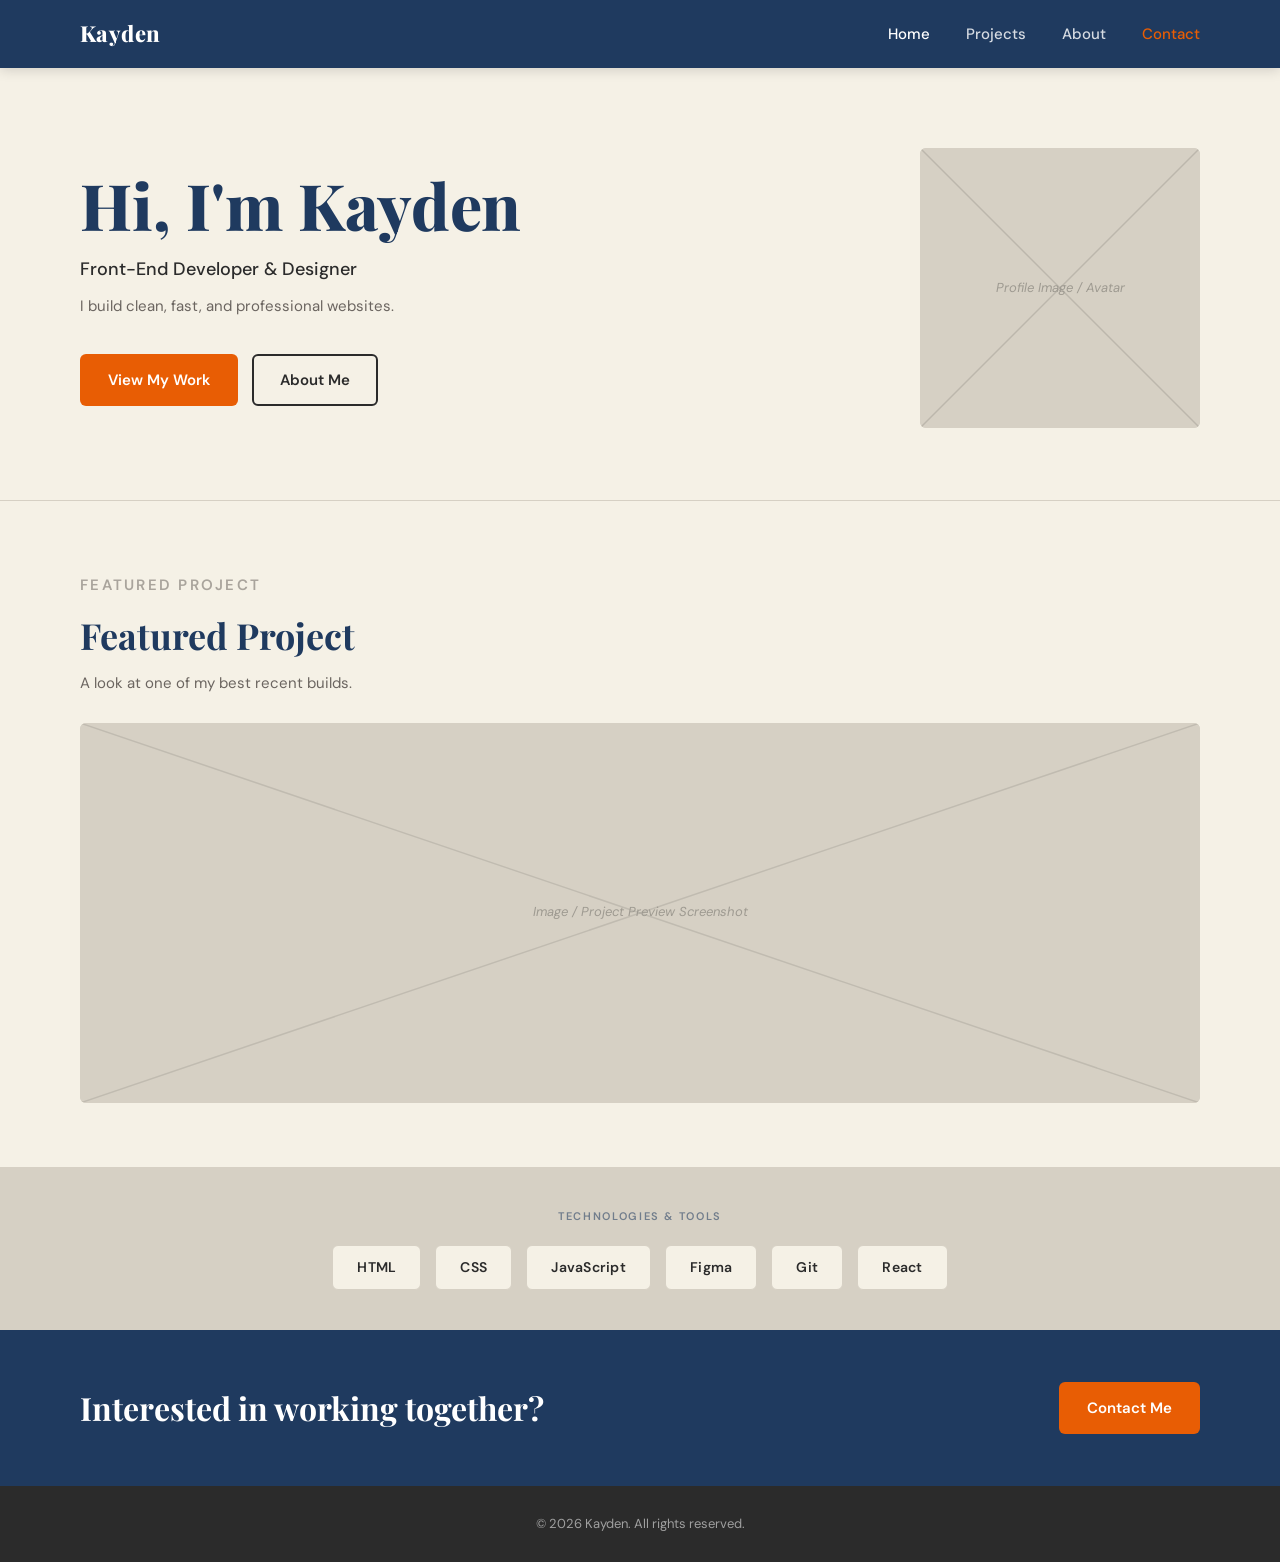
<file: portfolio/index.html>
<!DOCTYPE html>
<html lang="en">
<head>
  <meta charset="UTF-8" />
  <meta name="viewport" content="width=device-width, initial-scale=1.0" />
  <meta name="description" content="Kayden's portfolio — Front-End Developer & Designer building clean, fast, and professional websites." />
  <title>Kayden | Front-End Developer & Designer</title>
  <link rel="stylesheet" href="css/style.css" />
</head>
<body>

  <!-- ===== NAV ===== -->
  <nav>
    <div class="container nav-inner">
      <a href="index.html" class="nav-logo">Kayden</a>
      <button class="nav-toggle" aria-label="Toggle menu" onclick="toggleNav()">
        <span></span><span></span><span></span>
      </button>
      <ul class="nav-links" id="nav-links">
        <li><a href="index.html" class="active">Home</a></li>
        <li><a href="projects.html">Projects</a></li>
        <li><a href="about.html">About</a></li>
        <li><a href="contact.html" class="nav-contact">Contact</a></li>
      </ul>
    </div>
  </nav>

  <!-- ===== HERO ===== -->
  <section class="hero">
    <div class="container">
      <div class="hero-inner">

        <div class="hero-text fade-in">
          <h1>Hi, I'm Kayden</h1>
          <p class="subtitle">Front-End Developer &amp; Designer</p>
          <p class="tagline">I build clean, fast, and professional websites.</p>
          <div class="hero-btns">
            <a href="projects.html" class="btn btn-primary">View My Work</a>
            <a href="about.html" class="btn btn-outline">About Me</a>
          </div>
        </div>

        <div class="hero-image fade-in">
          <div class="placeholder-box">
            <svg viewBox="0 0 280 280" preserveAspectRatio="none" xmlns="http://www.w3.org/2000/svg">
              <line x1="0" y1="0" x2="280" y2="280" stroke="rgba(0,0,0,0.12)" stroke-width="1.5"/>
              <line x1="280" y1="0" x2="0" y2="280" stroke="rgba(0,0,0,0.12)" stroke-width="1.5"/>
            </svg>
            <span>Profile Image / Avatar</span>
          </div>
        </div>

      </div>
    </div>
  </section>

  <!-- ===== FEATURED PROJECT ===== -->
  <section class="featured">
    <div class="container">

      <div class="featured-header fade-in">
        <p class="section-label">Featured Project</p>
        <h2>Featured Project</h2>
        <p>A look at one of my best recent builds.</p>
      </div>

      <div class="featured-img fade-in">
        <div class="placeholder-box" style="height:380px;">
          <svg viewBox="0 0 1200 380" preserveAspectRatio="none" xmlns="http://www.w3.org/2000/svg">
            <line x1="0" y1="0" x2="1200" y2="380" stroke="rgba(0,0,0,0.1)" stroke-width="1.5"/>
            <line x1="1200" y1="0" x2="0" y2="380" stroke="rgba(0,0,0,0.1)" stroke-width="1.5"/>
          </svg>
          <span>Image / Project Preview Screenshot</span>
        </div>
      </div>

    </div>
  </section>

  <!-- ===== SKILLS STRIP ===== -->
  <section class="skills-strip">
    <div class="container">
      <p class="section-label">Technologies &amp; Tools</p>
      <div class="skills-grid">
        <span class="skill-tag">HTML</span>
        <span class="skill-tag">CSS</span>
        <span class="skill-tag">JavaScript</span>
        <span class="skill-tag">Figma</span>
        <span class="skill-tag">Git</span>
        <span class="skill-tag">React</span>
      </div>
    </div>
  </section>

  <!-- ===== CTA BANNER ===== -->
  <section class="cta-banner">
    <div class="container cta-inner">
      <h2>Interested in working together?</h2>
      <a href="contact.html" class="btn btn-primary">Contact Me</a>
    </div>
  </section>

  <!-- ===== FOOTER ===== -->
  <footer>
    <div class="container">
      <p>&copy; 2026 Kayden. All rights reserved.</p>
    </div>
  </footer>

  <script src="js/main.js"></script>
</body>
</html>
</file>
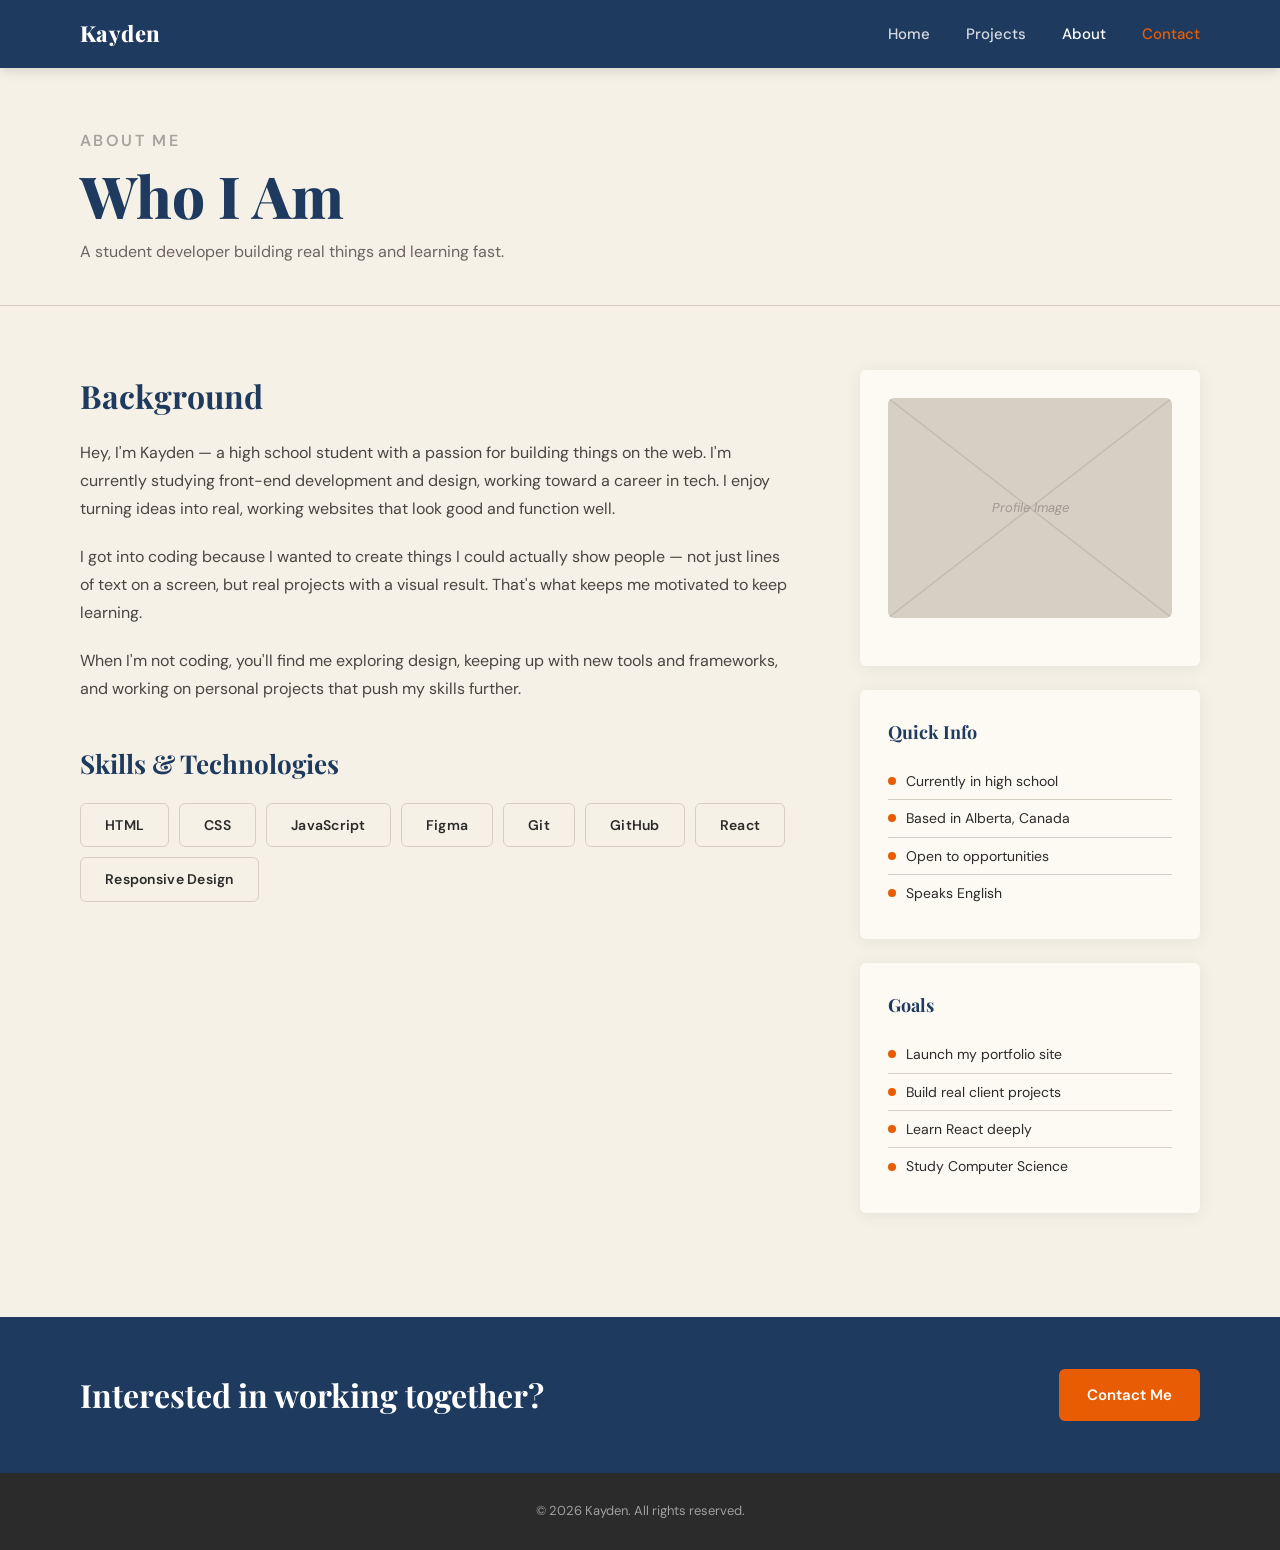
<file: portfolio/about.html>
<!DOCTYPE html>
<html lang="en">
<head>
  <meta charset="UTF-8" />
  <meta name="viewport" content="width=device-width, initial-scale=1.0" />
  <meta name="description" content="About Kayden — Front-End Developer & Designer. Background, skills, and goals." />
  <title>About | Kayden</title>
  <link rel="stylesheet" href="css/style.css" />
</head>
<body>

  <!-- ===== NAV ===== -->
  <nav>
    <div class="container nav-inner">
      <a href="index.html" class="nav-logo">Kayden</a>
      <button class="nav-toggle" aria-label="Toggle menu" onclick="toggleNav()">
        <span></span><span></span><span></span>
      </button>
      <ul class="nav-links" id="nav-links">
        <li><a href="index.html">Home</a></li>
        <li><a href="projects.html">Projects</a></li>
        <li><a href="about.html" class="active">About</a></li>
        <li><a href="contact.html" class="nav-contact">Contact</a></li>
      </ul>
    </div>
  </nav>

  <!-- ===== PAGE HEADER ===== -->
  <section class="page-header">
    <div class="container">
      <p class="section-label">About Me</p>
      <h1>Who I Am</h1>
      <p>A student developer building real things and learning fast.</p>
    </div>
  </section>

  <!-- ===== ABOUT CONTENT ===== -->
  <section class="about-section">
    <div class="container">
      <div class="about-grid">

        <!-- Main Text -->
        <div class="about-text">
          <div class="fade-in">
            <h2>Background</h2>
            <p>
              Hey, I'm Kayden — a high school student with a passion for building things on the web.
              I'm currently studying front-end development and design, working toward a career in tech.
              I enjoy turning ideas into real, working websites that look good and function well.
            </p>
            <p>
              I got into coding because I wanted to create things I could actually show people — not
              just lines of text on a screen, but real projects with a visual result. That's what keeps
              me motivated to keep learning.
            </p>
            <p>
              When I'm not coding, you'll find me exploring design, keeping up with new tools and
              frameworks, and working on personal projects that push my skills further.
            </p>
          </div>

          <div class="skills-section-about fade-in">
            <h2>Skills &amp; Technologies</h2>
            <div class="skills-group">
              <span class="skill-tag">HTML</span>
              <span class="skill-tag">CSS</span>
              <span class="skill-tag">JavaScript</span>
              <span class="skill-tag">Figma</span>
              <span class="skill-tag">Git</span>
              <span class="skill-tag">GitHub</span>
              <span class="skill-tag">React</span>
              <span class="skill-tag">Responsive Design</span>
            </div>
          </div>
        </div>

        <!-- Sidebar -->
        <aside class="about-sidebar">

          <div class="sidebar-card fade-in">
            <div class="placeholder-box" style="height:220px; border-radius:6px; margin-bottom:20px;">
              <svg viewBox="0 0 340 220" preserveAspectRatio="none" xmlns="http://www.w3.org/2000/svg">
                <line x1="0" y1="0" x2="340" y2="220" stroke="rgba(0,0,0,0.1)" stroke-width="1.5"/>
                <line x1="340" y1="0" x2="0" y2="220" stroke="rgba(0,0,0,0.1)" stroke-width="1.5"/>
              </svg>
              <span>Profile Image</span>
            </div>
          </div>

          <div class="sidebar-card fade-in">
            <h3>Quick Info</h3>
            <ul>
              <li>Currently in high school</li>
              <li>Based in Alberta, Canada</li>
              <li>Open to opportunities</li>
              <li>Speaks English</li>
            </ul>
          </div>

          <div class="sidebar-card fade-in">
            <h3>Goals</h3>
            <ul>
              <li>Launch my portfolio site</li>
              <li>Build real client projects</li>
              <li>Learn React deeply</li>
              <li>Study Computer Science</li>
            </ul>
          </div>

        </aside>

      </div>
    </div>
  </section>

  <!-- ===== CTA BANNER ===== -->
  <section class="cta-banner">
    <div class="container cta-inner">
      <h2>Interested in working together?</h2>
      <a href="contact.html" class="btn btn-primary">Contact Me</a>
    </div>
  </section>

  <!-- ===== FOOTER ===== -->
  <footer>
    <div class="container">
      <p>&copy; 2026 Kayden. All rights reserved.</p>
    </div>
  </footer>

  <script src="js/main.js"></script>
</body>
</html>
</file>
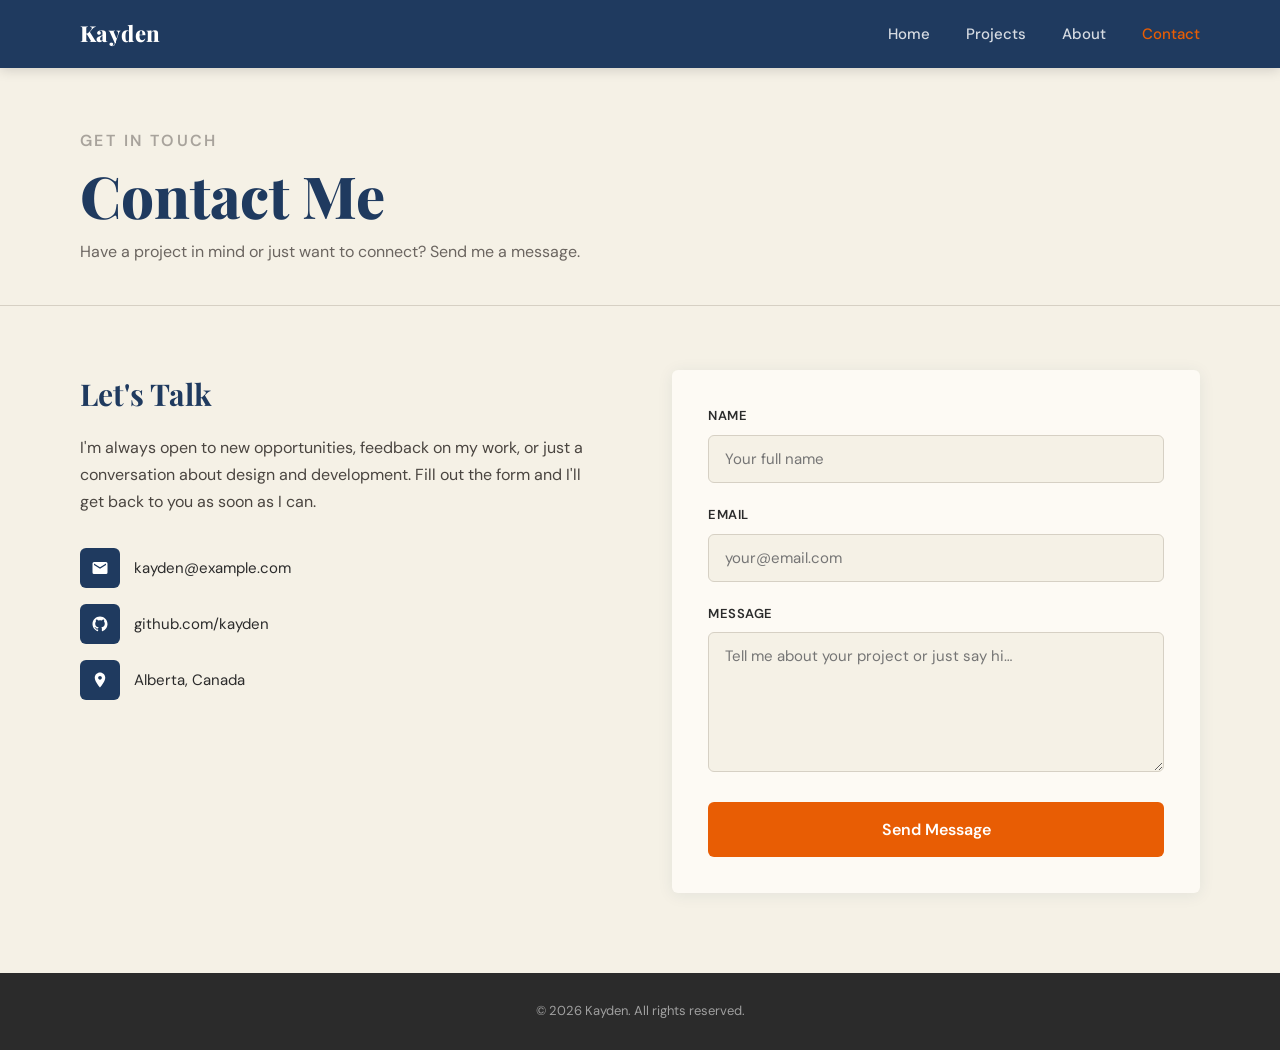
<file: portfolio/contact.html>
<!DOCTYPE html>
<html lang="en">
<head>
  <meta charset="UTF-8" />
  <meta name="viewport" content="width=device-width, initial-scale=1.0" />
  <meta name="description" content="Contact Kayden — Front-End Developer & Designer. Get in touch for projects, questions, or just to say hi." />
  <title>Contact | Kayden</title>
  <link rel="stylesheet" href="css/style.css" />
</head>
<body>

  <!-- ===== NAV ===== -->
  <nav>
    <div class="container nav-inner">
      <a href="index.html" class="nav-logo">Kayden</a>
      <button class="nav-toggle" aria-label="Toggle menu" onclick="toggleNav()">
        <span></span><span></span><span></span>
      </button>
      <ul class="nav-links" id="nav-links">
        <li><a href="index.html">Home</a></li>
        <li><a href="projects.html">Projects</a></li>
        <li><a href="about.html">About</a></li>
        <li><a href="contact.html" class="nav-contact active">Contact</a></li>
      </ul>
    </div>
  </nav>

  <!-- ===== PAGE HEADER ===== -->
  <section class="page-header">
    <div class="container">
      <p class="section-label">Get In Touch</p>
      <h1>Contact Me</h1>
      <p>Have a project in mind or just want to connect? Send me a message.</p>
    </div>
  </section>

  <!-- ===== CONTACT SECTION ===== -->
  <section class="contact-section">
    <div class="container">
      <div class="contact-grid">

        <!-- Contact Info -->
        <div class="contact-info fade-in">
          <h2>Let's Talk</h2>
          <p>
            I'm always open to new opportunities, feedback on my work, or just a
            conversation about design and development. Fill out the form and I'll
            get back to you as soon as I can.
          </p>

          <div class="contact-detail">

            <div class="contact-item">
              <div class="contact-icon">
                <!-- Email icon -->
                <svg viewBox="0 0 24 24" xmlns="http://www.w3.org/2000/svg">
                  <path d="M20 4H4a2 2 0 00-2 2v12a2 2 0 002 2h16a2 2 0 002-2V6a2 2 0 00-2-2zm0 4l-8 5-8-5V6l8 5 8-5v2z"/>
                </svg>
              </div>
              <span>kayden@example.com</span>
            </div>

            <div class="contact-item">
              <div class="contact-icon">
                <!-- GitHub icon -->
                <svg viewBox="0 0 24 24" xmlns="http://www.w3.org/2000/svg">
                  <path d="M12 2C6.477 2 2 6.484 2 12.017c0 4.425 2.865 8.18 6.839 9.504.5.092.682-.217.682-.483 0-.237-.008-.868-.013-1.703-2.782.605-3.369-1.343-3.369-1.343-.454-1.158-1.11-1.466-1.11-1.466-.908-.62.069-.608.069-.608 1.003.07 1.531 1.032 1.531 1.032.892 1.53 2.341 1.088 2.91.832.092-.647.35-1.088.636-1.338-2.22-.253-4.555-1.113-4.555-4.951 0-1.093.39-1.988 1.029-2.688-.103-.253-.446-1.272.098-2.65 0 0 .84-.27 2.75 1.026A9.564 9.564 0 0112 6.844c.85.004 1.705.115 2.504.337 1.909-1.296 2.747-1.027 2.747-1.027.546 1.379.202 2.398.1 2.651.64.7 1.028 1.595 1.028 2.688 0 3.848-2.339 4.695-4.566 4.943.359.309.678.92.678 1.855 0 1.338-.012 2.419-.012 2.747 0 .268.18.58.688.482A10.019 10.019 0 0022 12.017C22 6.484 17.522 2 12 2z"/>
                </svg>
              </div>
              <a href="https://github.com" target="_blank" rel="noopener">github.com/kayden</a>
            </div>

            <div class="contact-item">
              <div class="contact-icon">
                <!-- Location icon -->
                <svg viewBox="0 0 24 24" xmlns="http://www.w3.org/2000/svg">
                  <path d="M12 2C8.13 2 5 5.13 5 9c0 5.25 7 13 7 13s7-7.75 7-13c0-3.87-3.13-7-7-7zm0 9.5c-1.38 0-2.5-1.12-2.5-2.5s1.12-2.5 2.5-2.5 2.5 1.12 2.5 2.5-1.12 2.5-2.5 2.5z"/>
                </svg>
              </div>
              <span>Alberta, Canada</span>
            </div>

          </div>
        </div>

        <!-- Contact Form -->
        <div class="contact-form fade-in">
          <form id="contact-form" novalidate>

            <div class="form-group">
              <label for="name">Name</label>
              <input
                type="text"
                id="name"
                name="name"
                placeholder="Your full name"
                required
                autocomplete="name"
              />
            </div>

            <div class="form-group">
              <label for="email">Email</label>
              <input
                type="email"
                id="email"
                name="email"
                placeholder="your@email.com"
                required
                autocomplete="email"
              />
            </div>

            <div class="form-group">
              <label for="message">Message</label>
              <textarea
                id="message"
                name="message"
                placeholder="Tell me about your project or just say hi…"
                required
              ></textarea>
            </div>

            <button type="submit" class="btn btn-primary form-submit">Send Message</button>

            <div class="form-success" id="form-success">
              ✓ Message sent! I'll get back to you soon.
            </div>

          </form>
        </div>

      </div>
    </div>
  </section>

  <!-- ===== FOOTER ===== -->
  <footer>
    <div class="container">
      <p>&copy; 2026 Kayden. All rights reserved.</p>
    </div>
  </footer>

  <script src="js/main.js"></script>
</body>
</html>
</file>
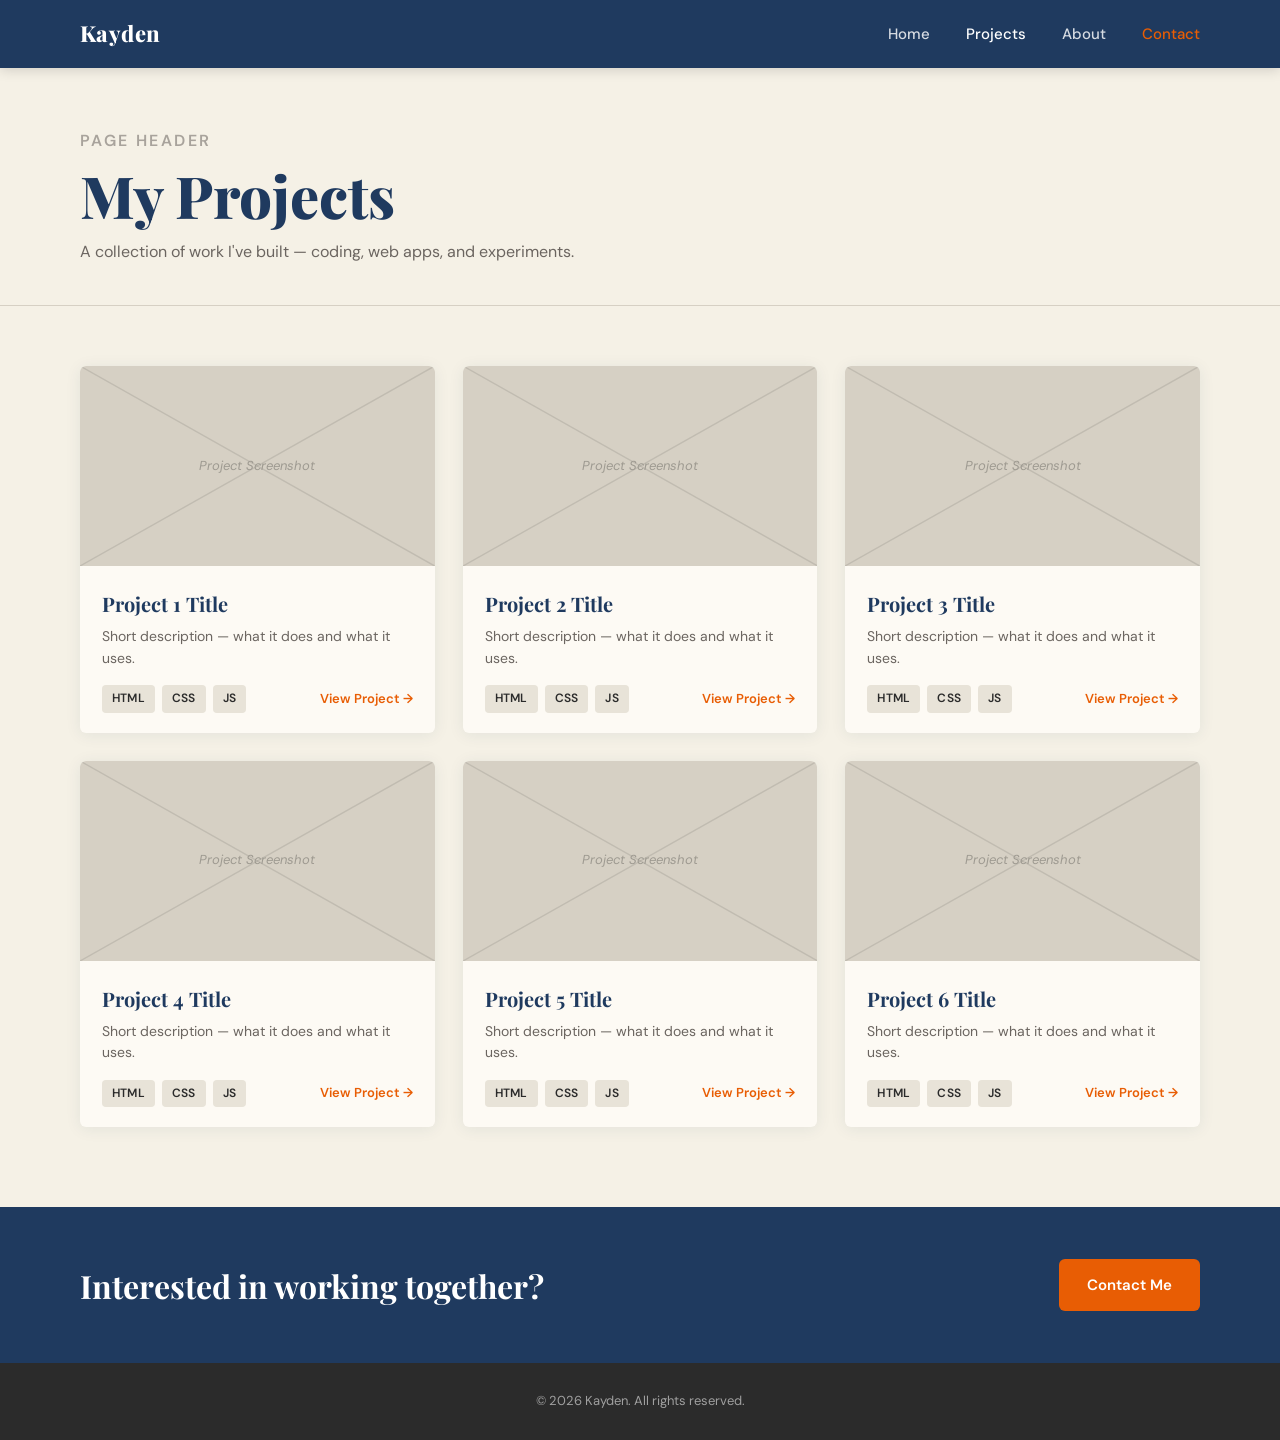
<file: portfolio/projects.html>
<!DOCTYPE html>
<html lang="en">
<head>
  <meta charset="UTF-8" />
  <meta name="viewport" content="width=device-width, initial-scale=1.0" />
  <meta name="description" content="Kayden's projects — a collection of web development work, coding experiments, and designs." />
  <title>Projects | Kayden</title>
  <link rel="stylesheet" href="css/style.css" />
</head>
<body>

  <!-- ===== NAV ===== -->
  <nav>
    <div class="container nav-inner">
      <a href="index.html" class="nav-logo">Kayden</a>
      <button class="nav-toggle" aria-label="Toggle menu" onclick="toggleNav()">
        <span></span><span></span><span></span>
      </button>
      <ul class="nav-links" id="nav-links">
        <li><a href="index.html">Home</a></li>
        <li><a href="projects.html" class="active">Projects</a></li>
        <li><a href="about.html">About</a></li>
        <li><a href="contact.html" class="nav-contact">Contact</a></li>
      </ul>
    </div>
  </nav>

  <!-- ===== PAGE HEADER ===== -->
  <section class="page-header">
    <div class="container">
      <p class="section-label">Page Header</p>
      <h1>My Projects</h1>
      <p>A collection of work I've built — coding, web apps, and experiments.</p>
    </div>
  </section>

  <!-- ===== PROJECTS GRID ===== -->
  <section class="projects-section">
    <div class="container">
      <div class="projects-grid">

        <!-- Card 1 -->
        <article class="project-card fade-in">
          <div class="card-img">
            <div class="placeholder-box" style="height:200px;">
              <svg viewBox="0 0 400 200" preserveAspectRatio="none" xmlns="http://www.w3.org/2000/svg">
                <line x1="0" y1="0" x2="400" y2="200" stroke="rgba(0,0,0,0.1)" stroke-width="1.5"/>
                <line x1="400" y1="0" x2="0" y2="200" stroke="rgba(0,0,0,0.1)" stroke-width="1.5"/>
              </svg>
              <span>Project Screenshot</span>
            </div>
          </div>
          <div class="card-body">
            <h3>Project 1 Title</h3>
            <p>Short description — what it does and what it uses.</p>
            <div class="card-footer">
              <div class="tags">
                <span class="tag">HTML</span>
                <span class="tag">CSS</span>
                <span class="tag">JS</span>
              </div>
              <a href="#" class="view-link">View Project →</a>
            </div>
          </div>
        </article>

        <!-- Card 2 -->
        <article class="project-card fade-in">
          <div class="card-img">
            <div class="placeholder-box" style="height:200px;">
              <svg viewBox="0 0 400 200" preserveAspectRatio="none" xmlns="http://www.w3.org/2000/svg">
                <line x1="0" y1="0" x2="400" y2="200" stroke="rgba(0,0,0,0.1)" stroke-width="1.5"/>
                <line x1="400" y1="0" x2="0" y2="200" stroke="rgba(0,0,0,0.1)" stroke-width="1.5"/>
              </svg>
              <span>Project Screenshot</span>
            </div>
          </div>
          <div class="card-body">
            <h3>Project 2 Title</h3>
            <p>Short description — what it does and what it uses.</p>
            <div class="card-footer">
              <div class="tags">
                <span class="tag">HTML</span>
                <span class="tag">CSS</span>
                <span class="tag">JS</span>
              </div>
              <a href="#" class="view-link">View Project →</a>
            </div>
          </div>
        </article>

        <!-- Card 3 -->
        <article class="project-card fade-in">
          <div class="card-img">
            <div class="placeholder-box" style="height:200px;">
              <svg viewBox="0 0 400 200" preserveAspectRatio="none" xmlns="http://www.w3.org/2000/svg">
                <line x1="0" y1="0" x2="400" y2="200" stroke="rgba(0,0,0,0.1)" stroke-width="1.5"/>
                <line x1="400" y1="0" x2="0" y2="200" stroke="rgba(0,0,0,0.1)" stroke-width="1.5"/>
              </svg>
              <span>Project Screenshot</span>
            </div>
          </div>
          <div class="card-body">
            <h3>Project 3 Title</h3>
            <p>Short description — what it does and what it uses.</p>
            <div class="card-footer">
              <div class="tags">
                <span class="tag">HTML</span>
                <span class="tag">CSS</span>
                <span class="tag">JS</span>
              </div>
              <a href="#" class="view-link">View Project →</a>
            </div>
          </div>
        </article>

        <!-- Card 4 -->
        <article class="project-card fade-in">
          <div class="card-img">
            <div class="placeholder-box" style="height:200px;">
              <svg viewBox="0 0 400 200" preserveAspectRatio="none" xmlns="http://www.w3.org/2000/svg">
                <line x1="0" y1="0" x2="400" y2="200" stroke="rgba(0,0,0,0.1)" stroke-width="1.5"/>
                <line x1="400" y1="0" x2="0" y2="200" stroke="rgba(0,0,0,0.1)" stroke-width="1.5"/>
              </svg>
              <span>Project Screenshot</span>
            </div>
          </div>
          <div class="card-body">
            <h3>Project 4 Title</h3>
            <p>Short description — what it does and what it uses.</p>
            <div class="card-footer">
              <div class="tags">
                <span class="tag">HTML</span>
                <span class="tag">CSS</span>
                <span class="tag">JS</span>
              </div>
              <a href="#" class="view-link">View Project →</a>
            </div>
          </div>
        </article>

        <!-- Card 5 -->
        <article class="project-card fade-in">
          <div class="card-img">
            <div class="placeholder-box" style="height:200px;">
              <svg viewBox="0 0 400 200" preserveAspectRatio="none" xmlns="http://www.w3.org/2000/svg">
                <line x1="0" y1="0" x2="400" y2="200" stroke="rgba(0,0,0,0.1)" stroke-width="1.5"/>
                <line x1="400" y1="0" x2="0" y2="200" stroke="rgba(0,0,0,0.1)" stroke-width="1.5"/>
              </svg>
              <span>Project Screenshot</span>
            </div>
          </div>
          <div class="card-body">
            <h3>Project 5 Title</h3>
            <p>Short description — what it does and what it uses.</p>
            <div class="card-footer">
              <div class="tags">
                <span class="tag">HTML</span>
                <span class="tag">CSS</span>
                <span class="tag">JS</span>
              </div>
              <a href="#" class="view-link">View Project →</a>
            </div>
          </div>
        </article>

        <!-- Card 6 -->
        <article class="project-card fade-in">
          <div class="card-img">
            <div class="placeholder-box" style="height:200px;">
              <svg viewBox="0 0 400 200" preserveAspectRatio="none" xmlns="http://www.w3.org/2000/svg">
                <line x1="0" y1="0" x2="400" y2="200" stroke="rgba(0,0,0,0.1)" stroke-width="1.5"/>
                <line x1="400" y1="0" x2="0" y2="200" stroke="rgba(0,0,0,0.1)" stroke-width="1.5"/>
              </svg>
              <span>Project Screenshot</span>
            </div>
          </div>
          <div class="card-body">
            <h3>Project 6 Title</h3>
            <p>Short description — what it does and what it uses.</p>
            <div class="card-footer">
              <div class="tags">
                <span class="tag">HTML</span>
                <span class="tag">CSS</span>
                <span class="tag">JS</span>
              </div>
              <a href="#" class="view-link">View Project →</a>
            </div>
          </div>
        </article>

      </div>
    </div>
  </section>

  <!-- ===== CTA BANNER ===== -->
  <section class="cta-banner">
    <div class="container cta-inner">
      <h2>Interested in working together?</h2>
      <a href="contact.html" class="btn btn-primary">Contact Me</a>
    </div>
  </section>

  <!-- ===== FOOTER ===== -->
  <footer>
    <div class="container">
      <p>&copy; 2026 Kayden. All rights reserved.</p>
    </div>
  </footer>

  <script src="js/main.js"></script>
</body>
</html>
</file>
<file: portfolio/css/style.css>
/* =============================================
   PORTFOLIO — KAYDEN
   Palette A: Cream / Deep Blue / Burnt Orange
   ============================================= */

@import url('https://fonts.googleapis.com/css2?family=Playfair+Display:wght@700;800&family=DM+Sans:wght@300;400;500;600&display=swap');

/* ---- CSS Variables ---- */
:root {
  --cream:      #F5F1E6;
  --blue:       #1F3A5F;
  --orange:     #E85D04;
  --text:       #2B2B2B;
  --soft:       #D6D0C4;
  --white:      #FFFFFF;
  --card-bg:    #FDFAF4;
  --tag-bg:     #E8E3D8;

  --font-display: 'Playfair Display', Georgia, serif;
  --font-body:    'DM Sans', sans-serif;

  --radius: 6px;
  --shadow: 0 2px 16px rgba(31,58,95,0.08);
  --shadow-hover: 0 8px 32px rgba(31,58,95,0.14);
  --transition: 0.25s ease;

  --max-width: 1200px;
  --nav-height: 68px;
}

/* ---- Reset ---- */
*, *::before, *::after { box-sizing: border-box; margin: 0; padding: 0; }

html { scroll-behavior: smooth; }

body {
  background-color: var(--cream);
  color: var(--text);
  font-family: var(--font-body);
  font-size: 16px;
  line-height: 1.6;
  -webkit-font-smoothing: antialiased;
}

img { display: block; max-width: 100%; }
a  { text-decoration: none; color: inherit; }
ul { list-style: none; }

/* ---- Utility ---- */
.container {
  width: 100%;
  max-width: var(--max-width);
  margin: 0 auto;
  padding: 0 40px;
}

.section-label {
  font-family: var(--font-body);
  font-size: 11px;
  font-weight: 600;
  letter-spacing: 0.15em;
  text-transform: uppercase;
  color: var(--blue);
  opacity: 0.55;
  margin-bottom: 10px;
}

/* =============================================
   NAVIGATION
   ============================================= */
nav {
  background-color: var(--blue);
  height: var(--nav-height);
  position: sticky;
  top: 0;
  z-index: 100;
  box-shadow: 0 2px 12px rgba(0,0,0,0.15);
}

.nav-inner {
  display: flex;
  align-items: center;
  justify-content: space-between;
  height: 100%;
}

.nav-logo {
  font-family: var(--font-display);
  font-size: 22px;
  font-weight: 800;
  color: var(--white);
  letter-spacing: 0.02em;
}

.nav-links {
  display: flex;
  gap: 36px;
  align-items: center;
}

.nav-links a {
  font-family: var(--font-body);
  font-size: 15px;
  font-weight: 500;
  color: rgba(255,255,255,0.82);
  transition: color var(--transition);
}

.nav-links a:hover,
.nav-links a.active {
  color: var(--white);
}

.nav-links a.nav-contact {
  color: var(--orange);
}

.nav-links a.nav-contact:hover {
  color: #ff7420;
}

/* Hamburger (mobile) */
.nav-toggle {
  display: none;
  flex-direction: column;
  gap: 5px;
  background: none;
  border: none;
  cursor: pointer;
  padding: 4px;
}
.nav-toggle span {
  display: block;
  width: 24px;
  height: 2px;
  background: var(--white);
  border-radius: 2px;
  transition: var(--transition);
}

/* =============================================
   BUTTONS
   ============================================= */
.btn {
  display: inline-block;
  padding: 12px 26px;
  border-radius: var(--radius);
  font-family: var(--font-body);
  font-size: 15px;
  font-weight: 600;
  cursor: pointer;
  transition: background var(--transition), color var(--transition), transform var(--transition), box-shadow var(--transition);
  border: 2px solid transparent;
}

.btn-primary {
  background-color: var(--orange);
  color: var(--white);
}
.btn-primary:hover {
  background-color: #cf5204;
  transform: translateY(-2px);
  box-shadow: 0 6px 20px rgba(232,93,4,0.3);
}

.btn-outline {
  background-color: transparent;
  color: var(--text);
  border-color: var(--text);
}
.btn-outline:hover {
  background-color: var(--text);
  color: var(--white);
  transform: translateY(-2px);
}

.btn-white {
  background-color: transparent;
  color: var(--white);
  border-color: var(--white);
}
.btn-white:hover {
  background-color: var(--white);
  color: var(--blue);
  transform: translateY(-2px);
}

/* =============================================
   HERO — HOMEPAGE
   ============================================= */
.hero {
  padding: 80px 0 72px;
  border-bottom: 1px solid var(--soft);
}

.hero-inner {
  display: flex;
  align-items: center;
  justify-content: space-between;
  gap: 48px;
}

.hero-text { flex: 1; }

.hero-text h1 {
  font-family: var(--font-display);
  font-size: clamp(42px, 5vw, 64px);
  font-weight: 800;
  color: var(--blue);
  line-height: 1.1;
  margin-bottom: 14px;
}

.hero-text .subtitle {
  font-size: 18px;
  font-weight: 500;
  color: var(--text);
  margin-bottom: 10px;
}

.hero-text .tagline {
  font-size: 15px;
  color: #6b6560;
  margin-bottom: 36px;
  max-width: 420px;
}

.hero-btns {
  display: flex;
  gap: 14px;
  flex-wrap: wrap;
}

.hero-image {
  flex-shrink: 0;
  width: 280px;
  height: 280px;
  background-color: var(--soft);
  border-radius: var(--radius);
  overflow: hidden;
  position: relative;
}

.hero-image img {
  width: 100%;
  height: 100%;
  object-fit: cover;
}

/* placeholder cross pattern */
.img-placeholder {
  width: 100%;
  height: 100%;
  background: var(--soft);
  display: flex;
  align-items: center;
  justify-content: center;
  color: #9e9a91;
  font-size: 13px;
  font-style: italic;
  position: relative;
}
.img-placeholder::before,
.img-placeholder::after {
  content: '';
  position: absolute;
  background: rgba(0,0,0,0.12);
}
.img-placeholder::before {
  width: 1px;
  height: 100%;
  top: 0; left: 50%;
  transform: rotate(calc(atan2(100%, 100%)));
  transform-origin: top;
}

/* =============================================
   FEATURED PROJECT — HOMEPAGE
   ============================================= */
.featured {
  padding: 72px 0 64px;
  border-bottom: 1px solid var(--soft);
}

.featured-header {
  margin-bottom: 28px;
}

.featured-header h2 {
  font-family: var(--font-display);
  font-size: 36px;
  font-weight: 700;
  color: var(--blue);
  margin-bottom: 6px;
}

.featured-header p {
  font-size: 15px;
  color: #6b6560;
}

.featured-img {
  width: 100%;
  height: 380px;
  background: var(--soft);
  border-radius: var(--radius);
  overflow: hidden;
  position: relative;
}

.featured-img .img-placeholder {
  font-size: 15px;
}

/* diagonal line for placeholders */
.placeholder-box {
  width: 100%;
  height: 100%;
  background: var(--soft);
  display: flex;
  align-items: center;
  justify-content: center;
  color: #9e9a91;
  font-size: 13px;
  font-style: italic;
  position: relative;
  overflow: hidden;
}
.placeholder-box svg {
  position: absolute;
  inset: 0;
  width: 100%;
  height: 100%;
}
.placeholder-box span { position: relative; z-index: 1; }

/* =============================================
   SKILLS STRIP — HOMEPAGE
   ============================================= */
.skills-strip {
  background: var(--soft);
  padding: 40px 0;
}

.skills-strip .section-label {
  text-align: center;
  margin-bottom: 20px;
}

.skills-grid {
  display: flex;
  gap: 14px;
  justify-content: center;
  flex-wrap: wrap;
}

.skill-tag {
  background: var(--cream);
  border: 1.5px solid var(--soft);
  border-radius: var(--radius);
  padding: 10px 24px;
  font-size: 14px;
  font-weight: 600;
  color: var(--text);
  letter-spacing: 0.02em;
  transition: border-color var(--transition), box-shadow var(--transition);
}
.skill-tag:hover {
  border-color: var(--blue);
  box-shadow: var(--shadow);
}

/* =============================================
   CTA BANNER
   ============================================= */
.cta-banner {
  background-color: var(--blue);
  padding: 52px 0;
}

.cta-inner {
  display: flex;
  align-items: center;
  justify-content: space-between;
  gap: 24px;
}

.cta-inner h2 {
  font-family: var(--font-display);
  font-size: clamp(22px, 3vw, 32px);
  font-weight: 700;
  color: var(--white);
}

/* =============================================
   FOOTER
   ============================================= */
footer {
  background: var(--text);
  color: rgba(255,255,255,0.55);
  text-align: center;
  padding: 28px 0;
  font-size: 13px;
}

footer a {
  color: rgba(255,255,255,0.7);
  transition: color var(--transition);
}
footer a:hover { color: var(--orange); }

/* =============================================
   PAGE HEADER (Projects / About / Contact)
   ============================================= */
.page-header {
  padding: 60px 0 40px;
  border-bottom: 1px solid var(--soft);
}

.page-header .section-label { margin-bottom: 10px; }

.page-header h1 {
  font-family: var(--font-display);
  font-size: clamp(38px, 5vw, 58px);
  font-weight: 800;
  color: var(--blue);
  line-height: 1.1;
  margin-bottom: 12px;
}

.page-header p {
  font-size: 16px;
  color: #6b6560;
  max-width: 560px;
}

/* =============================================
   PROJECTS PAGE — GRID
   ============================================= */
.projects-section {
  padding: 60px 0 80px;
}

.projects-grid {
  display: grid;
  grid-template-columns: repeat(3, 1fr);
  gap: 28px;
}

.project-card {
  background: var(--card-bg);
  border-radius: var(--radius);
  overflow: hidden;
  box-shadow: var(--shadow);
  transition: transform var(--transition), box-shadow var(--transition);
  display: flex;
  flex-direction: column;
}

.project-card:hover {
  transform: translateY(-6px);
  box-shadow: var(--shadow-hover);
}

.project-card .card-img {
  height: 200px;
  overflow: hidden;
}

.project-card .card-img .placeholder-box {
  height: 200px;
}

.card-body {
  padding: 22px 22px 20px;
  display: flex;
  flex-direction: column;
  flex: 1;
}

.card-body h3 {
  font-family: var(--font-display);
  font-size: 20px;
  font-weight: 700;
  color: var(--blue);
  margin-bottom: 6px;
}

.card-body p {
  font-size: 14px;
  color: #6b6560;
  line-height: 1.55;
  margin-bottom: 16px;
  flex: 1;
}

.card-footer {
  display: flex;
  align-items: center;
  justify-content: space-between;
  margin-top: auto;
}

.tags {
  display: flex;
  gap: 7px;
  flex-wrap: wrap;
}

.tag {
  background: var(--tag-bg);
  border-radius: 4px;
  padding: 4px 10px;
  font-size: 12px;
  font-weight: 600;
  color: var(--text);
  letter-spacing: 0.02em;
}

.view-link {
  font-size: 13px;
  font-weight: 600;
  color: var(--orange);
  display: inline-flex;
  align-items: center;
  gap: 4px;
  transition: gap var(--transition), color var(--transition);
  white-space: nowrap;
}
.view-link:hover {
  gap: 8px;
  color: #cf5204;
}

/* =============================================
   ABOUT PAGE
   ============================================= */
.about-section {
  padding: 64px 0 80px;
}

.about-grid {
  display: grid;
  grid-template-columns: 1fr 340px;
  gap: 64px;
  align-items: start;
}

.about-text h2 {
  font-family: var(--font-display);
  font-size: 32px;
  font-weight: 700;
  color: var(--blue);
  margin-bottom: 18px;
}

.about-text p {
  font-size: 16px;
  color: #4a4540;
  line-height: 1.75;
  margin-bottom: 20px;
}

.about-sidebar .sidebar-card {
  background: var(--card-bg);
  border-radius: var(--radius);
  padding: 28px;
  box-shadow: var(--shadow);
  margin-bottom: 24px;
}

.about-sidebar .sidebar-card h3 {
  font-family: var(--font-display);
  font-size: 18px;
  font-weight: 700;
  color: var(--blue);
  margin-bottom: 16px;
}

.about-sidebar .sidebar-card ul li {
  font-size: 14px;
  color: var(--text);
  padding: 7px 0;
  border-bottom: 1px solid var(--soft);
  display: flex;
  align-items: center;
  gap: 10px;
}
.about-sidebar .sidebar-card ul li:last-child { border-bottom: none; }
.about-sidebar .sidebar-card ul li::before {
  content: '';
  width: 8px;
  height: 8px;
  border-radius: 50%;
  background: var(--orange);
  flex-shrink: 0;
}

.skills-section-about {
  margin-top: 40px;
}

.skills-section-about h2 {
  font-family: var(--font-display);
  font-size: 26px;
  font-weight: 700;
  color: var(--blue);
  margin-bottom: 18px;
}

.skills-group {
  display: flex;
  gap: 10px;
  flex-wrap: wrap;
}

/* =============================================
   CONTACT PAGE
   ============================================= */
.contact-section {
  padding: 64px 0 80px;
}

.contact-grid {
  display: grid;
  grid-template-columns: 1fr 1fr;
  gap: 64px;
  align-items: start;
}

.contact-info h2 {
  font-family: var(--font-display);
  font-size: 30px;
  font-weight: 700;
  color: var(--blue);
  margin-bottom: 16px;
}

.contact-info p {
  font-size: 16px;
  color: #4a4540;
  line-height: 1.7;
  margin-bottom: 32px;
}

.contact-detail {
  display: flex;
  flex-direction: column;
  gap: 16px;
}

.contact-item {
  display: flex;
  align-items: center;
  gap: 14px;
  font-size: 15px;
  color: var(--text);
}

.contact-icon {
  width: 40px;
  height: 40px;
  background: var(--blue);
  border-radius: var(--radius);
  display: flex;
  align-items: center;
  justify-content: center;
  flex-shrink: 0;
}

.contact-icon svg {
  width: 18px;
  height: 18px;
  fill: var(--white);
}

/* Form */
.contact-form {
  background: var(--card-bg);
  border-radius: var(--radius);
  padding: 36px;
  box-shadow: var(--shadow);
}

.form-group {
  margin-bottom: 22px;
}

.form-group label {
  display: block;
  font-size: 13px;
  font-weight: 600;
  color: var(--text);
  margin-bottom: 8px;
  letter-spacing: 0.04em;
  text-transform: uppercase;
}

.form-group input,
.form-group textarea {
  width: 100%;
  padding: 13px 16px;
  border: 1.5px solid var(--soft);
  border-radius: var(--radius);
  background: var(--cream);
  font-family: var(--font-body);
  font-size: 15px;
  color: var(--text);
  transition: border-color var(--transition), box-shadow var(--transition);
  outline: none;
  resize: vertical;
}

.form-group input:focus,
.form-group textarea:focus {
  border-color: var(--blue);
  box-shadow: 0 0 0 3px rgba(31,58,95,0.1);
}

.form-group textarea {
  min-height: 140px;
}

.form-submit {
  width: 100%;
  padding: 15px;
  font-size: 16px;
}

/* Form success message */
.form-success {
  display: none;
  background: #e6f4ea;
  border: 1.5px solid #68b77a;
  border-radius: var(--radius);
  padding: 16px 20px;
  font-size: 15px;
  color: #2e6b3e;
  margin-top: 16px;
}

/* =============================================
   PAGE-LOAD FADE IN
   ============================================= */
.fade-in {
  opacity: 0;
  transform: translateY(18px);
  animation: fadeUp 0.55s ease forwards;
}

.fade-in:nth-child(1) { animation-delay: 0.05s; }
.fade-in:nth-child(2) { animation-delay: 0.15s; }
.fade-in:nth-child(3) { animation-delay: 0.25s; }
.fade-in:nth-child(4) { animation-delay: 0.35s; }

@keyframes fadeUp {
  to { opacity: 1; transform: none; }
}

/* =============================================
   RESPONSIVE
   ============================================= */
@media (max-width: 900px) {
  .container { padding: 0 24px; }

  .hero-inner { flex-direction: column-reverse; align-items: flex-start; }
  .hero-image { width: 200px; height: 200px; align-self: center; }

  .projects-grid { grid-template-columns: repeat(2, 1fr); }

  .about-grid { grid-template-columns: 1fr; }
  .about-sidebar { order: -1; }

  .contact-grid { grid-template-columns: 1fr; }

  .cta-inner { flex-direction: column; text-align: center; }
}

@media (max-width: 600px) {
  .nav-links { display: none; flex-direction: column; gap: 0; }
  .nav-links.open {
    display: flex;
    position: absolute;
    top: var(--nav-height);
    left: 0; right: 0;
    background: var(--blue);
    padding: 16px 24px;
    box-shadow: 0 8px 20px rgba(0,0,0,0.2);
  }
  .nav-links.open a { padding: 12px 0; border-bottom: 1px solid rgba(255,255,255,0.1); }
  .nav-toggle { display: flex; }

  .projects-grid { grid-template-columns: 1fr; }

  .hero-text h1 { font-size: 36px; }
  .featured-img { height: 220px; }
}
</file>
